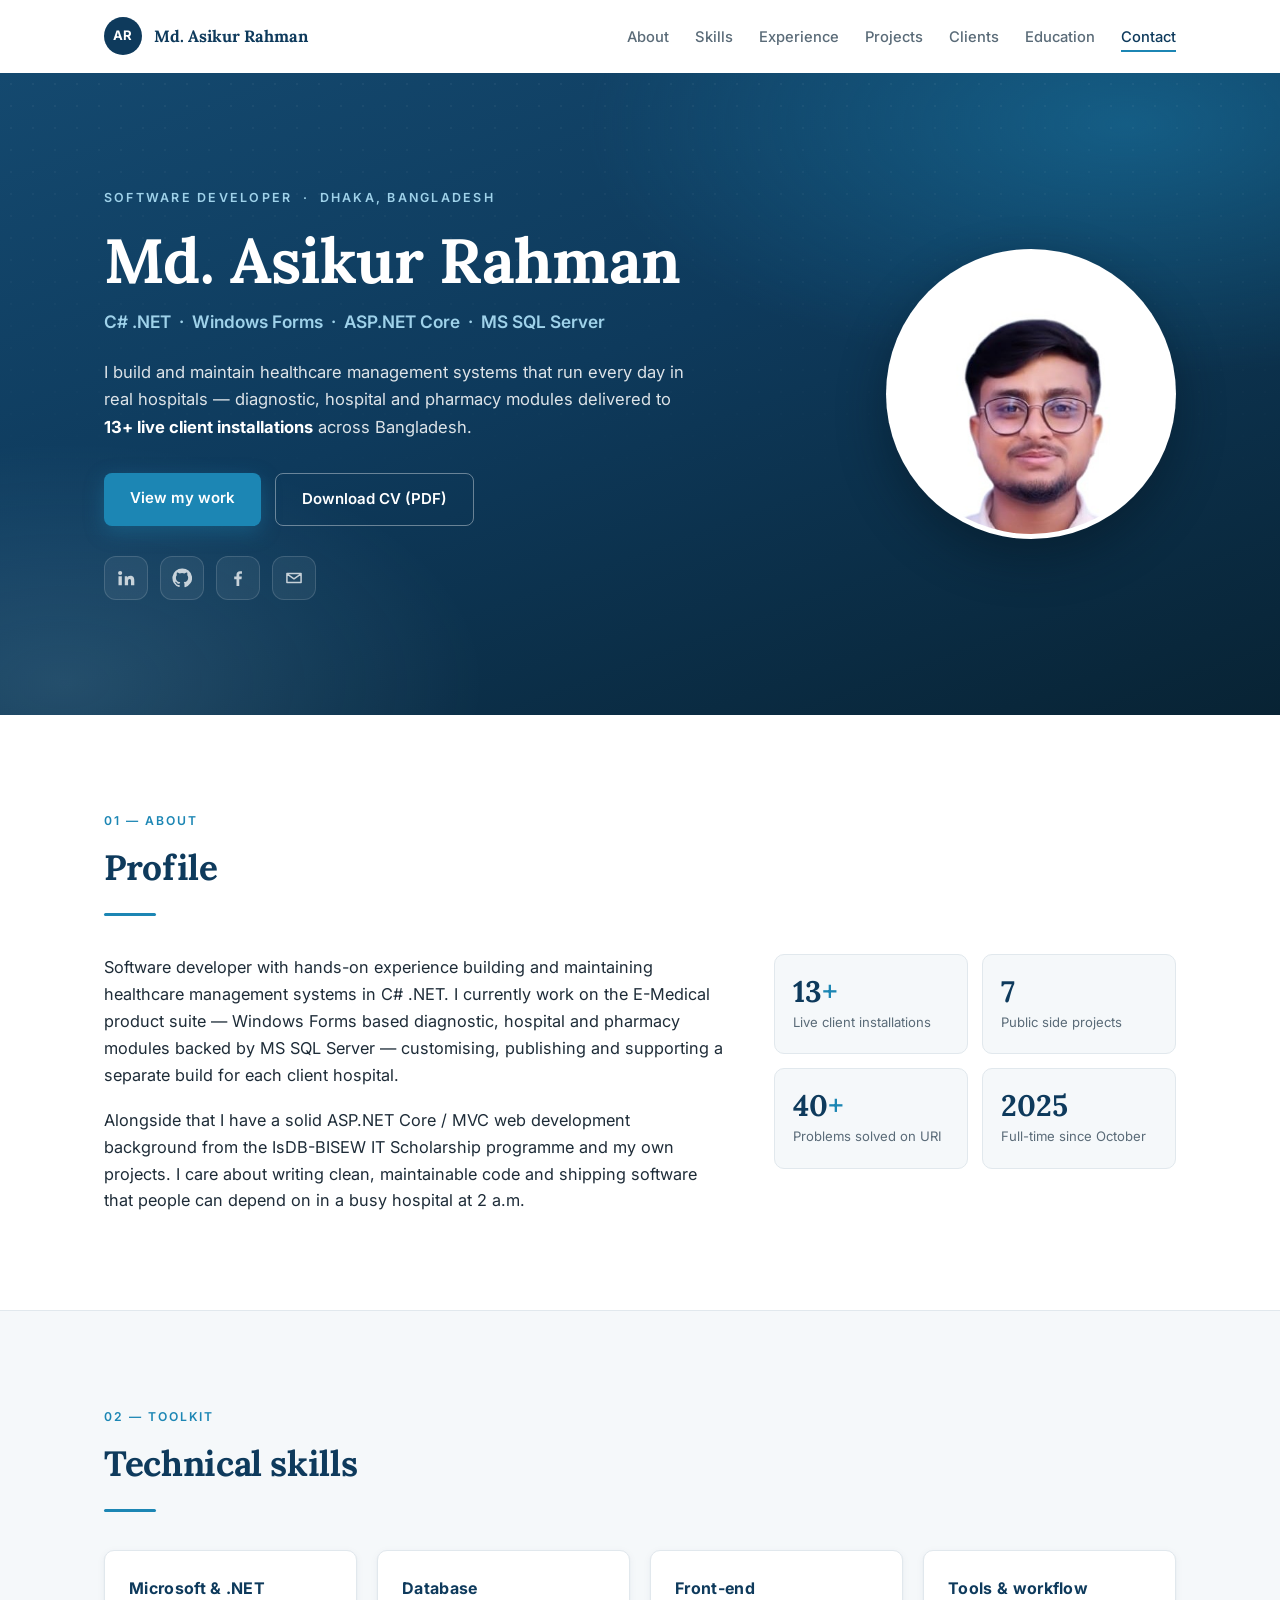
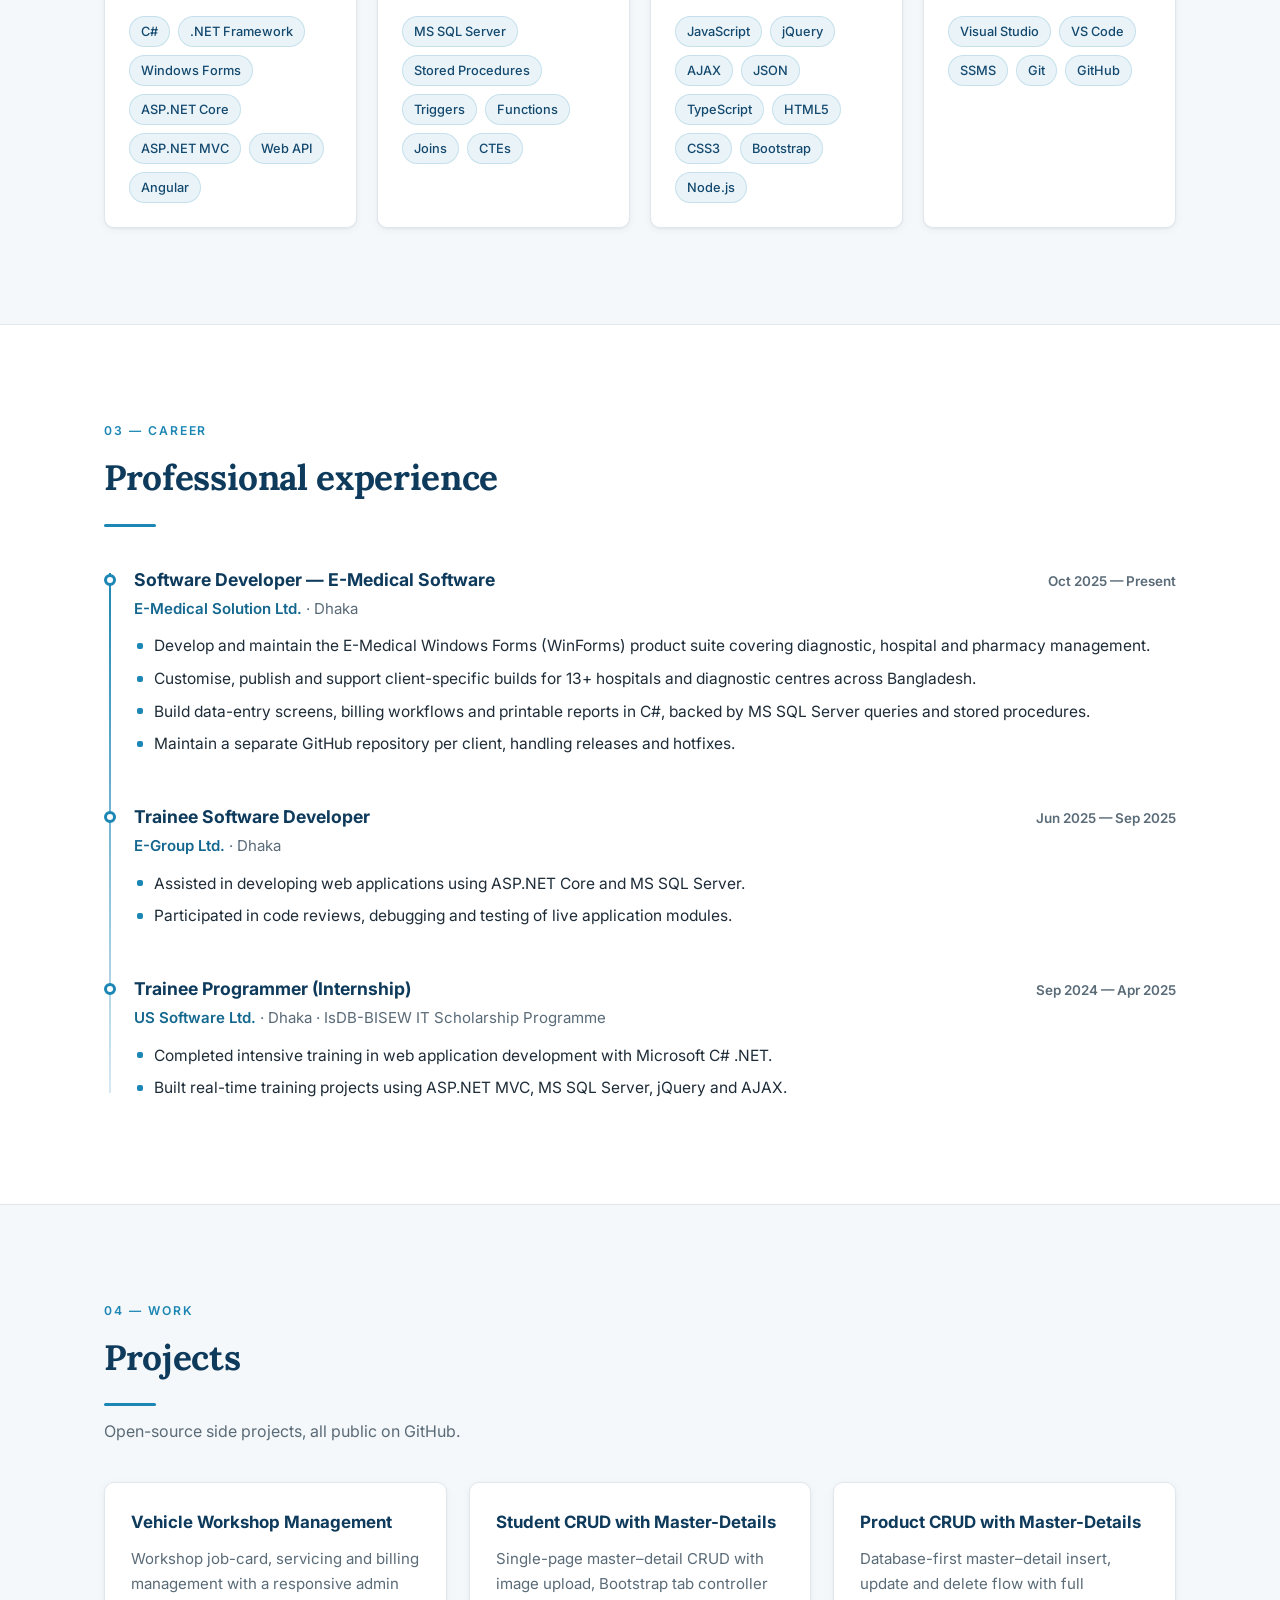
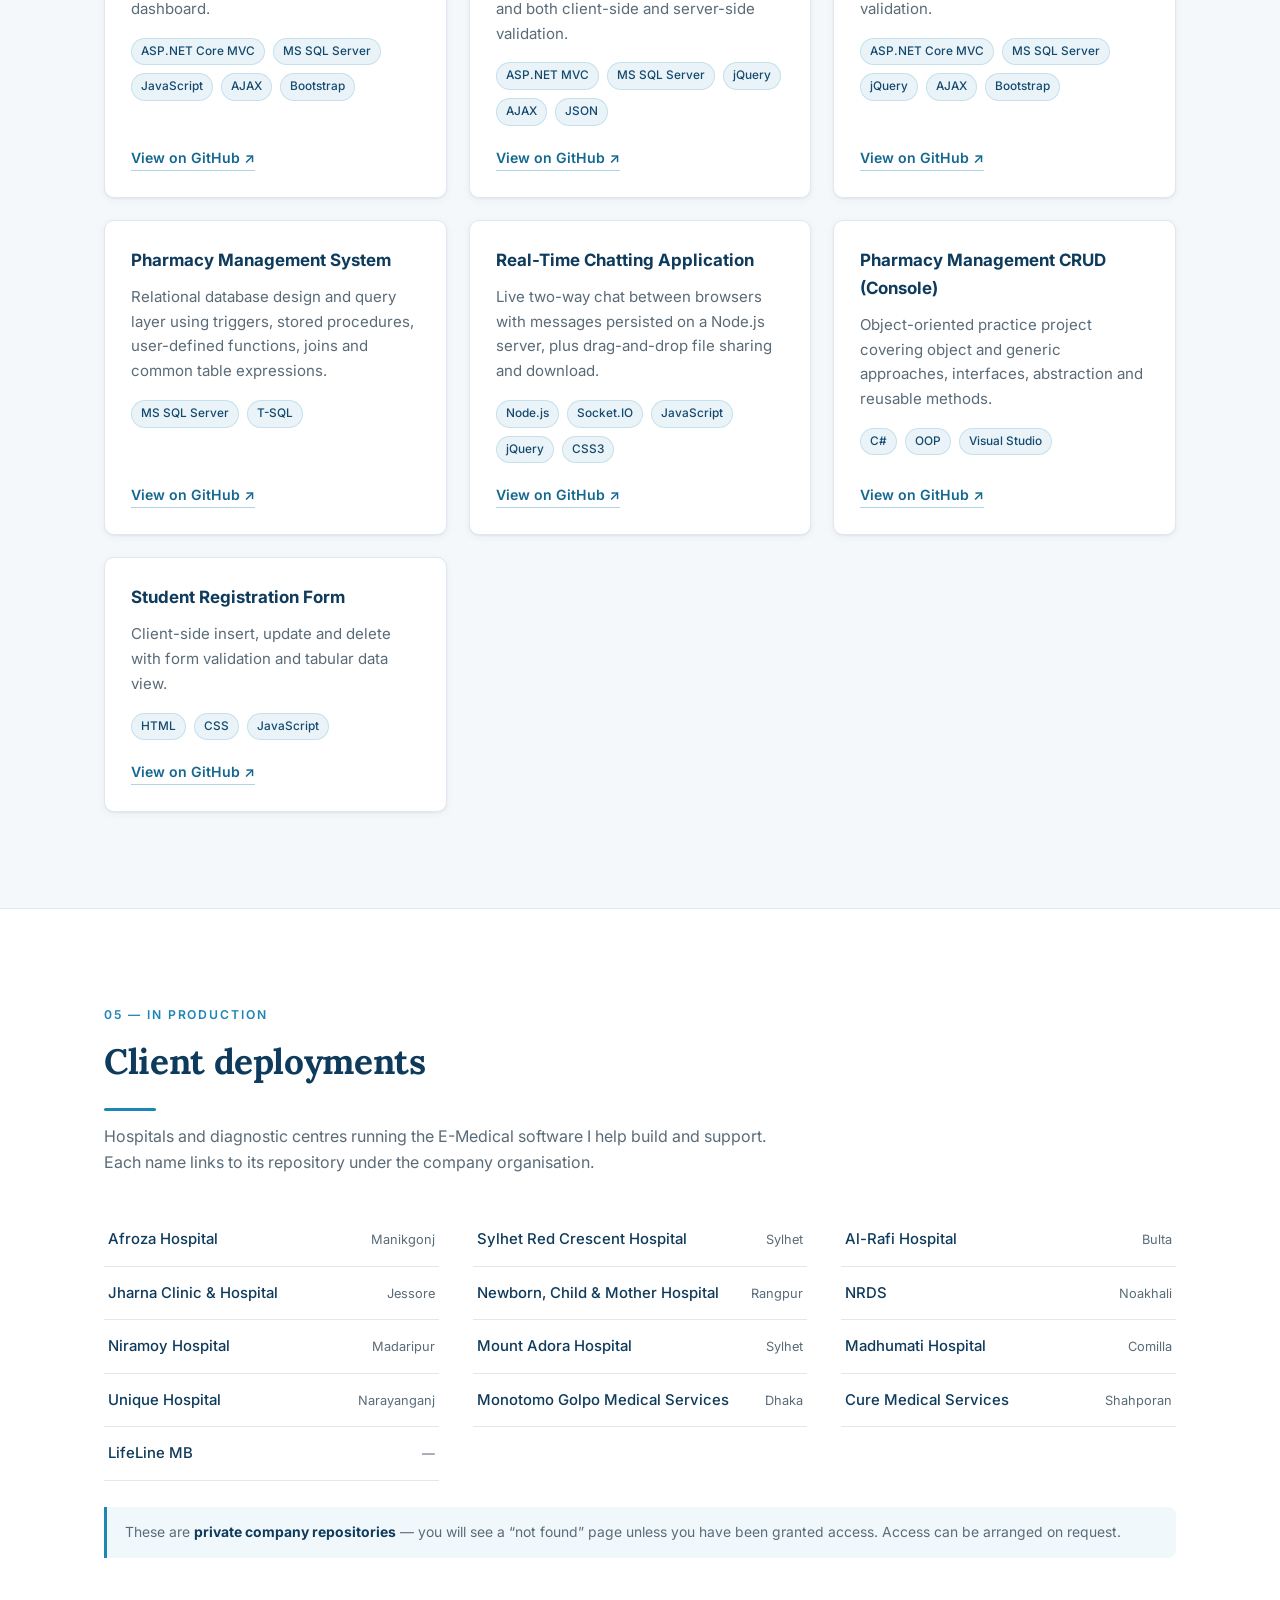
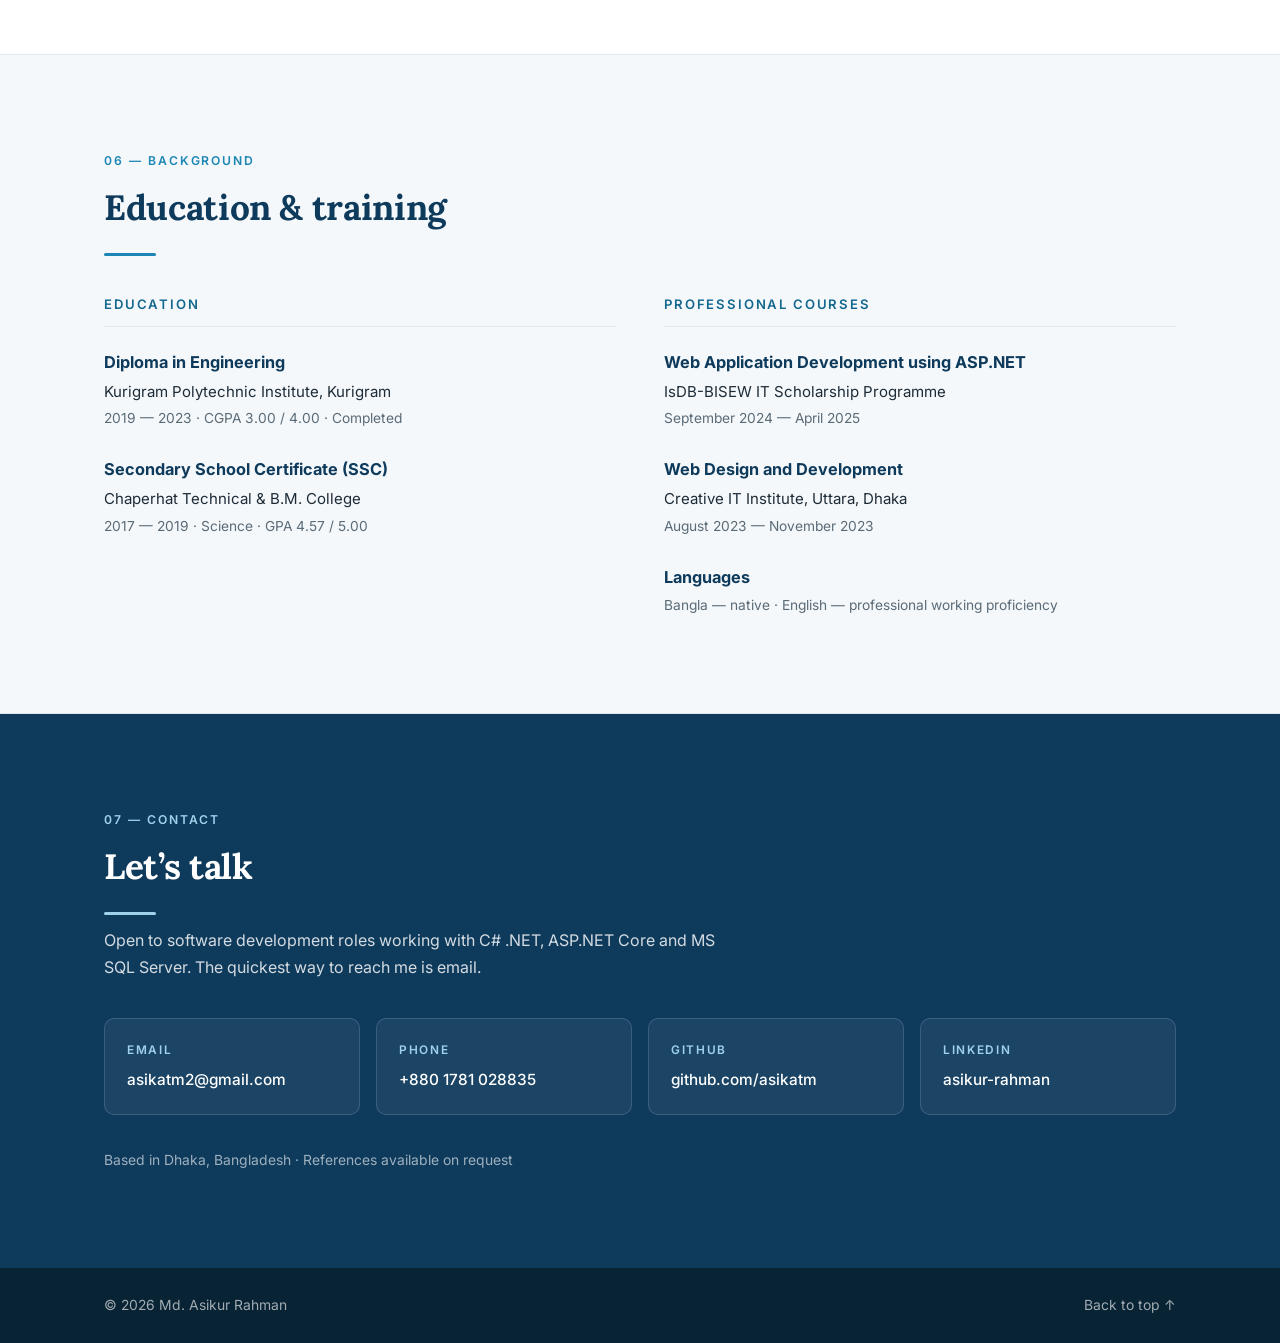
<file: index.html>
<!DOCTYPE html>
<html lang="en">
<head>
<meta charset="utf-8">
<meta name="viewport" content="width=device-width, initial-scale=1">
<title>Md. Asikur Rahman — Software Developer | C# .NET &amp; ASP.NET Core</title>
<meta name="description" content="Software developer specialising in C# .NET, Windows Forms and ASP.NET Core. Building and maintaining hospital, diagnostic and pharmacy management systems for 13+ live client installations in Bangladesh.">
<meta name="author" content="Md. Asikur Rahman">

<meta property="og:type" content="website">
<meta property="og:title" content="Md. Asikur Rahman — Software Developer">
<meta property="og:description" content="C# .NET · Windows Forms · ASP.NET Core · MS SQL Server. Healthcare management systems delivered across Bangladesh.">
<meta property="og:image" content="assets/img/asikur.jpg">

<link rel="icon" href="assets/img/asikur.jpg">
<link rel="preconnect" href="https://fonts.googleapis.com">
<link rel="preconnect" href="https://fonts.gstatic.com" crossorigin>
<link href="https://fonts.googleapis.com/css2?family=Inter:wght@400;500;600;700&family=Lora:wght@600;700&display=swap" rel="stylesheet">
<link rel="stylesheet" href="assets/css/style.css">
</head>
<body>

<a class="skip-link" href="#main">Skip to content</a>

<!-- ======================= HEADER ======================= -->
<header class="site-header" id="header">
  <div class="wrap header-inner">
    <a class="brand" href="#top">
      <span class="brand-mark">AR</span>
      <span class="brand-text">Md. Asikur Rahman</span>
    </a>

    <button class="nav-toggle" id="navToggle" aria-expanded="false" aria-controls="navMenu" aria-label="Open menu">
      <span></span><span></span><span></span>
    </button>

    <nav class="nav" id="navMenu" aria-label="Main">
      <ul>
        <li><a href="#about">About</a></li>
        <li><a href="#skills">Skills</a></li>
        <li><a href="#experience">Experience</a></li>
        <li><a href="#projects">Projects</a></li>
        <li><a href="#clients">Clients</a></li>
        <li><a href="#education">Education</a></li>
        <li><a href="#contact">Contact</a></li>
      </ul>
    </nav>
  </div>
</header>

<main id="main">

<!-- ======================= HERO ======================= -->
<section class="hero" id="top">
  <div class="hero-bg" aria-hidden="true"></div>
  <div class="wrap hero-inner">

    <div class="hero-text">
      <p class="eyebrow">Software Developer &nbsp;·&nbsp; Dhaka, Bangladesh</p>
      <h1>Md. Asikur&nbsp;Rahman</h1>
      <p class="hero-role">C#&nbsp;.NET &nbsp;·&nbsp; Windows Forms &nbsp;·&nbsp; ASP.NET&nbsp;Core &nbsp;·&nbsp; MS SQL&nbsp;Server</p>
      <p class="hero-lede">
        I build and maintain healthcare management systems that run every day in real
        hospitals — diagnostic, hospital and pharmacy modules delivered to
        <strong>13+ live client installations</strong> across Bangladesh.
      </p>

      <div class="hero-actions">
        <a class="btn btn-primary" href="#projects">View my work</a>
        <a class="btn btn-ghost" href="assets/files/Md_Asikur_Rahman_CV.pdf" target="_blank" rel="noopener">
          Download CV (PDF)
        </a>
      </div>

      <ul class="hero-links">
        <li><a href="https://www.linkedin.com/in/asikur-rahman-895bba298/" target="_blank" rel="noopener" aria-label="LinkedIn" title="LinkedIn">
          <svg viewBox="0 0 24 24" aria-hidden="true"><path fill="currentColor" d="M4.98 3.5a2.5 2.5 0 1 1 0 5 2.5 2.5 0 0 1 0-5zM3 9.75h4v11H3v-11zm6.5 0h3.83v1.5h.05c.53-1 1.84-2.06 3.79-2.06 4.05 0 4.8 2.67 4.8 6.13v5.43h-4v-4.81c0-1.15-.02-2.63-1.6-2.63-1.6 0-1.85 1.25-1.85 2.54v4.9h-4v-11z"/></svg>
        </a></li>
        <li><a href="https://github.com/asikatm" target="_blank" rel="noopener" aria-label="GitHub" title="GitHub">
          <svg viewBox="0 0 24 24" aria-hidden="true"><path fill="currentColor" d="M12 .5a11.5 11.5 0 0 0-3.64 22.41c.58.1.79-.25.79-.56v-2c-3.2.7-3.88-1.37-3.88-1.37-.52-1.33-1.28-1.69-1.28-1.69-1.05-.72.08-.7.08-.7 1.16.08 1.77 1.19 1.77 1.19 1.03 1.77 2.7 1.26 3.36.96.1-.75.4-1.26.73-1.55-2.55-.29-5.24-1.28-5.24-5.69 0-1.26.45-2.29 1.19-3.1-.12-.29-.52-1.46.11-3.05 0 0 .97-.31 3.17 1.18a11 11 0 0 1 5.78 0c2.2-1.49 3.17-1.18 3.17-1.18.63 1.59.23 2.76.11 3.05.74.81 1.19 1.84 1.19 3.1 0 4.42-2.7 5.39-5.26 5.68.41.36.78 1.06.78 2.14v3.17c0 .31.21.67.8.56A11.5 11.5 0 0 0 12 .5z"/></svg>
        </a></li>
        <li><a href="https://www.facebook.com/profile.php?id=61555092910021" target="_blank" rel="noopener" aria-label="Facebook" title="Facebook">
          <svg viewBox="0 0 24 24" aria-hidden="true"><path fill="currentColor" d="M13.5 21.5v-8h2.7l.4-3.2h-3.1V8.3c0-.92.26-1.55 1.58-1.55h1.68V3.9a22 22 0 0 0-2.46-.13c-2.43 0-4.1 1.49-4.1 4.22v2.31H7.45v3.2h2.75v8h3.3z"/></svg>
        </a></li>
        <li><a href="mailto:asikatm2@gmail.com" aria-label="Email asikatm2@gmail.com" title="asikatm2@gmail.com">
          <svg viewBox="0 0 24 24" aria-hidden="true"><path fill="none" stroke="currentColor" stroke-width="1.8" stroke-linecap="round" stroke-linejoin="round" d="M3.5 6.5h17v11h-17z M3.5 7l8.5 6 8.5-6"/></svg>
        </a></li>
      </ul>
    </div>

    <div class="hero-photo">
      <img src="assets/img/asikur.jpg" alt="Portrait of Md. Asikur Rahman" width="320" height="320">
    </div>

  </div>
</section>

<!-- ======================= ABOUT ======================= -->
<section class="section" id="about">
  <div class="wrap">
    <p class="section-kicker">01 — About</p>
    <h2 class="section-title">Profile</h2>

    <div class="about-grid">
      <div class="about-copy reveal">
        <p>
          Software developer with hands-on experience building and maintaining healthcare
          management systems in C#&nbsp;.NET. I currently work on the E-Medical product suite —
          Windows Forms based diagnostic, hospital and pharmacy modules backed by MS SQL Server —
          customising, publishing and supporting a separate build for each client hospital.
        </p>
        <p>
          Alongside that I have a solid ASP.NET&nbsp;Core&nbsp;/&nbsp;MVC web development
          background from the IsDB-BISEW IT Scholarship programme and my own projects. I care
          about writing clean, maintainable code and shipping software that people can depend on
          in a busy hospital at 2&nbsp;a.m.
        </p>
      </div>

      <ul class="stats reveal">
        <li><span class="stat-num">13<span class="plus">+</span></span><span class="stat-label">Live client installations</span></li>
        <li><span class="stat-num">7</span><span class="stat-label">Public side projects</span></li>
        <li><span class="stat-num">40<span class="plus">+</span></span><span class="stat-label">Problems solved on URI</span></li>
        <li><span class="stat-num">2025</span><span class="stat-label">Full-time since October</span></li>
      </ul>
    </div>
  </div>
</section>

<!-- ======================= SKILLS ======================= -->
<section class="section section-alt" id="skills">
  <div class="wrap">
    <p class="section-kicker">02 — Toolkit</p>
    <h2 class="section-title">Technical skills</h2>

    <div class="cards">
      <article class="card reveal">
        <h3>Microsoft &amp; .NET</h3>
        <ul class="tags">
          <li>C#</li><li>.NET Framework</li><li>Windows Forms</li><li>ASP.NET Core</li>
          <li>ASP.NET MVC</li><li>Web API</li><li>Angular</li>
        </ul>
      </article>

      <article class="card reveal">
        <h3>Database</h3>
        <ul class="tags">
          <li>MS SQL Server</li><li>Stored Procedures</li><li>Triggers</li>
          <li>Functions</li><li>Joins</li><li>CTEs</li>
        </ul>
      </article>

      <article class="card reveal">
        <h3>Front-end</h3>
        <ul class="tags">
          <li>JavaScript</li><li>jQuery</li><li>AJAX</li><li>JSON</li><li>TypeScript</li>
          <li>HTML5</li><li>CSS3</li><li>Bootstrap</li><li>Node.js</li>
        </ul>
      </article>

      <article class="card reveal">
        <h3>Tools &amp; workflow</h3>
        <ul class="tags">
          <li>Visual Studio</li><li>VS Code</li><li>SSMS</li><li>Git</li><li>GitHub</li>
        </ul>
      </article>
    </div>
  </div>
</section>

<!-- ======================= EXPERIENCE ======================= -->
<section class="section" id="experience">
  <div class="wrap">
    <p class="section-kicker">03 — Career</p>
    <h2 class="section-title">Professional experience</h2>

    <ol class="timeline">
      <li class="reveal">
        <div class="tl-head">
          <h3>Software Developer — E-Medical Software</h3>
          <span class="tl-date">Oct 2025 — Present</span>
        </div>
        <p class="tl-org">E-Medical Solution Ltd. <span>· Dhaka</span></p>
        <ul class="bullets">
          <li>Develop and maintain the E-Medical Windows Forms (WinForms) product suite covering diagnostic, hospital and pharmacy management.</li>
          <li>Customise, publish and support client-specific builds for 13+ hospitals and diagnostic centres across Bangladesh.</li>
          <li>Build data-entry screens, billing workflows and printable reports in C#, backed by MS SQL Server queries and stored procedures.</li>
          <li>Maintain a separate GitHub repository per client, handling releases and hotfixes.</li>
        </ul>
      </li>

      <li class="reveal">
        <div class="tl-head">
          <h3>Trainee Software Developer</h3>
          <span class="tl-date">Jun 2025 — Sep 2025</span>
        </div>
        <p class="tl-org">E-Group Ltd. <span>· Dhaka</span></p>
        <ul class="bullets">
          <li>Assisted in developing web applications using ASP.NET Core and MS SQL Server.</li>
          <li>Participated in code reviews, debugging and testing of live application modules.</li>
        </ul>
      </li>

      <li class="reveal">
        <div class="tl-head">
          <h3>Trainee Programmer (Internship)</h3>
          <span class="tl-date">Sep 2024 — Apr 2025</span>
        </div>
        <p class="tl-org">US Software Ltd. <span>· Dhaka · IsDB-BISEW IT Scholarship Programme</span></p>
        <ul class="bullets">
          <li>Completed intensive training in web application development with Microsoft C#&nbsp;.NET.</li>
          <li>Built real-time training projects using ASP.NET MVC, MS SQL Server, jQuery and AJAX.</li>
        </ul>
      </li>
    </ol>
  </div>
</section>

<!-- ======================= PROJECTS ======================= -->
<section class="section section-alt" id="projects">
  <div class="wrap">
    <p class="section-kicker">04 — Work</p>
    <h2 class="section-title">Projects</h2>
    <p class="section-intro">Open-source side projects, all public on GitHub.</p>

    <div class="projects">

      <article class="project reveal">
        <h3>Vehicle Workshop Management</h3>
        <p>Workshop job-card, servicing and billing management with a responsive admin dashboard.</p>
        <ul class="tags tags-sm">
          <li>ASP.NET Core MVC</li><li>MS SQL Server</li><li>JavaScript</li><li>AJAX</li><li>Bootstrap</li>
        </ul>
        <a class="link-out" href="https://github.com/asikatm/Vehicle-Workshop" target="_blank" rel="noopener">View on GitHub</a>
      </article>

      <article class="project reveal">
        <h3>Student CRUD with Master-Details</h3>
        <p>Single-page master–detail CRUD with image upload, Bootstrap tab controller and both client-side and server-side validation.</p>
        <ul class="tags tags-sm">
          <li>ASP.NET MVC</li><li>MS SQL Server</li><li>jQuery</li><li>AJAX</li><li>JSON</li>
        </ul>
        <a class="link-out" href="https://github.com/asikatm/Student-Management-With-MVC-Crud-Operation-Single-Page" target="_blank" rel="noopener">View on GitHub</a>
      </article>

      <article class="project reveal">
        <h3>Product CRUD with Master-Details</h3>
        <p>Database-first master–detail insert, update and delete flow with full validation.</p>
        <ul class="tags tags-sm">
          <li>ASP.NET Core MVC</li><li>MS SQL Server</li><li>jQuery</li><li>AJAX</li><li>Bootstrap</li>
        </ul>
        <a class="link-out" href="https://github.com/asikatm/DB-First-Master-Details-With-MVC" target="_blank" rel="noopener">View on GitHub</a>
      </article>

      <article class="project reveal">
        <h3>Pharmacy Management System</h3>
        <p>Relational database design and query layer using triggers, stored procedures, user-defined functions, joins and common table expressions.</p>
        <ul class="tags tags-sm">
          <li>MS SQL Server</li><li>T-SQL</li>
        </ul>
        <a class="link-out" href="https://github.com/asikatm/Pharmacy-Management-system-MS-SQL-" target="_blank" rel="noopener">View on GitHub</a>
      </article>

      <article class="project reveal">
        <h3>Real-Time Chatting Application</h3>
        <p>Live two-way chat between browsers with messages persisted on a Node.js server, plus drag-and-drop file sharing and download.</p>
        <ul class="tags tags-sm">
          <li>Node.js</li><li>Socket.IO</li><li>JavaScript</li><li>jQuery</li><li>CSS3</li>
        </ul>
        <a class="link-out" href="https://github.com/asikatm/Chatting-Application-Web-Based-Application-" target="_blank" rel="noopener">View on GitHub</a>
      </article>

      <article class="project reveal">
        <h3>Pharmacy Management CRUD (Console)</h3>
        <p>Object-oriented practice project covering object and generic approaches, interfaces, abstraction and reusable methods.</p>
        <ul class="tags tags-sm">
          <li>C#</li><li>OOP</li><li>Visual Studio</li>
        </ul>
        <a class="link-out" href="https://github.com/asikatm/Pharmacy-Management-With-C-" target="_blank" rel="noopener">View on GitHub</a>
      </article>

      <article class="project reveal">
        <h3>Student Registration Form</h3>
        <p>Client-side insert, update and delete with form validation and tabular data view.</p>
        <ul class="tags tags-sm">
          <li>HTML</li><li>CSS</li><li>JavaScript</li>
        </ul>
        <a class="link-out" href="https://github.com/asikatm/Student-Registration-Validation-Html-CSS-JavaScrip" target="_blank" rel="noopener">View on GitHub</a>
      </article>

    </div>
  </div>
</section>

<!-- ======================= CLIENTS ======================= -->
<section class="section" id="clients">
  <div class="wrap">
    <p class="section-kicker">05 — In production</p>
    <h2 class="section-title">Client deployments</h2>
    <p class="section-intro">
      Hospitals and diagnostic centres running the E-Medical software I help build and support.
      Each name links to its repository under the company organisation.
    </p>

    <ul class="clients reveal">
      <li><a href="https://github.com/E-Medical-Solution-Ltd/AfrozaHospital_Manikgonj" target="_blank" rel="noopener">Afroza Hospital</a><span>Manikgonj</span></li>
      <li><a href="https://github.com/E-Medical-Solution-Ltd/SylhetRedCrescentHospital" target="_blank" rel="noopener">Sylhet Red Crescent Hospital</a><span>Sylhet</span></li>
      <li><a href="https://github.com/E-Medical-Solution-Ltd/AlRafiHospitalBulta" target="_blank" rel="noopener">Al-Rafi Hospital</a><span>Bulta</span></li>
      <li><a href="https://github.com/E-Medical-Solution-Ltd/JharnaClinicHospital_Jessore" target="_blank" rel="noopener">Jharna Clinic &amp; Hospital</a><span>Jessore</span></li>
      <li><a href="https://github.com/E-Medical-Solution-Ltd/RangpurNewbornChildMother_NEW_Rangpur" target="_blank" rel="noopener">Newborn, Child &amp; Mother Hospital</a><span>Rangpur</span></li>
      <li><a href="https://github.com/E-Medical-Solution-Ltd/NRDS_NoaKhali" target="_blank" rel="noopener">NRDS</a><span>Noakhali</span></li>
      <li><a href="https://github.com/E-Medical-Solution-Ltd/NiramoyHospital_Madaripur" target="_blank" rel="noopener">Niramoy Hospital</a><span>Madaripur</span></li>
      <li><a href="https://github.com/E-Medical-Solution-Ltd/MoutAdoraSylhet" target="_blank" rel="noopener">Mount Adora Hospital</a><span>Sylhet</span></li>
      <li><a href="https://github.com/E-Medical-Solution-Ltd/MadhumatiHospitalComilla" target="_blank" rel="noopener">Madhumati Hospital</a><span>Comilla</span></li>
      <li><a href="https://github.com/E-Medical-Solution-Ltd/UniqueHospital_Madonpur_Narayanganj" target="_blank" rel="noopener">Unique Hospital</a><span>Narayanganj</span></li>
      <li><a href="https://github.com/E-Medical-Solution-Ltd/MonotomoGolpoMedicalServices_Dhaka" target="_blank" rel="noopener">Monotomo Golpo Medical Services</a><span>Dhaka</span></li>
      <li><a href="https://github.com/E-Medical-Solution-Ltd/CureMedicalServices_Shahporan" target="_blank" rel="noopener">Cure Medical Services</a><span>Shahporan</span></li>
      <li><a href="https://github.com/E-Medical-Solution-Ltd/LifeLineMB_New" target="_blank" rel="noopener">LifeLine MB</a><span>&mdash;</span></li>
    </ul>

    <p class="note">
      These are <strong>private company repositories</strong> — you will see a “not found” page
      unless you have been granted access. Access can be arranged on request.
    </p>
  </div>
</section>

<!-- ======================= EDUCATION ======================= -->
<section class="section section-alt" id="education">
  <div class="wrap">
    <p class="section-kicker">06 — Background</p>
    <h2 class="section-title">Education &amp; training</h2>

    <div class="two-col">
      <div class="reveal">
        <h3 class="col-head">Education</h3>

        <div class="entry">
          <h4>Diploma in Engineering</h4>
          <p class="entry-org">Kurigram Polytechnic Institute, Kurigram</p>
          <p class="entry-meta">2019 — 2023 · CGPA 3.00 / 4.00 · Completed</p>
        </div>

        <div class="entry">
          <h4>Secondary School Certificate (SSC)</h4>
          <p class="entry-org">Chaperhat Technical &amp; B.M. College</p>
          <p class="entry-meta">2017 — 2019 · Science · GPA 4.57 / 5.00</p>
        </div>
      </div>

      <div class="reveal">
        <h3 class="col-head">Professional courses</h3>

        <div class="entry">
          <h4>Web Application Development using ASP.NET</h4>
          <p class="entry-org">IsDB-BISEW IT Scholarship Programme</p>
          <p class="entry-meta">September 2024 — April 2025</p>
        </div>

        <div class="entry">
          <h4>Web Design and Development</h4>
          <p class="entry-org">Creative IT Institute, Uttara, Dhaka</p>
          <p class="entry-meta">August 2023 — November 2023</p>
        </div>

        <div class="entry">
          <h4>Languages</h4>
          <p class="entry-meta">Bangla — native · English — professional working proficiency</p>
        </div>
      </div>
    </div>
  </div>
</section>

<!-- ======================= CONTACT ======================= -->
<section class="section contact" id="contact">
  <div class="wrap">
    <p class="section-kicker section-kicker-light">07 — Contact</p>
    <h2 class="section-title section-title-light">Let’s talk</h2>
    <p class="contact-lede">
      Open to software development roles working with C#&nbsp;.NET, ASP.NET&nbsp;Core and MS SQL Server.
      The quickest way to reach me is email.
    </p>

    <div class="contact-grid">
      <a class="contact-card" href="mailto:asikatm2@gmail.com">
        <span class="cc-label">Email</span>
        <span class="cc-value">asikatm2@gmail.com</span>
      </a>
      <a class="contact-card" href="tel:+8801781028835">
        <span class="cc-label">Phone</span>
        <span class="cc-value">+880 1781 028835</span>
      </a>
      <a class="contact-card" href="https://github.com/asikatm" target="_blank" rel="noopener">
        <span class="cc-label">GitHub</span>
        <span class="cc-value">github.com/asikatm</span>
      </a>
      <a class="contact-card" href="https://www.linkedin.com/in/asikur-rahman-895bba298/" target="_blank" rel="noopener">
        <span class="cc-label">LinkedIn</span>
        <span class="cc-value">asikur-rahman</span>
      </a>
    </div>

    <p class="contact-foot">Based in Dhaka, Bangladesh · References available on request</p>
  </div>
</section>

</main>

<footer class="site-footer">
  <div class="wrap footer-inner">
    <p>&copy; <span id="year">2026</span> Md. Asikur Rahman</p>
    <a href="#top" class="to-top">Back to top &uarr;</a>
  </div>
</footer>

<script src="assets/js/main.js"></script>
</body>
</html>
</file>
<file: assets/css/style.css>
/* ==========================================================================
   Md. Asikur Rahman — portfolio
   Palette and type match the printed CV: navy + teal, Lora headings, Inter body.
   ========================================================================== */

:root {
  --navy-900: #082334;
  --navy-800: #0E3A5C;
  --navy-700: #14496F;
  --accent:   #1C86B4;
  --accent-d: #14688f;
  --accent-l: #9FD2EA;
  --ink:      #1E2C38;
  --muted:    #5A6B78;
  --line:     #E1E8ED;
  --bg:       #ffffff;
  --bg-alt:   #F5F8FA;

  --wrap: 1120px;
  --radius: 10px;
  --shadow-sm: 0 1px 2px rgba(14, 58, 92, .06), 0 2px 8px rgba(14, 58, 92, .05);
  --shadow-md: 0 4px 12px rgba(14, 58, 92, .08), 0 12px 32px rgba(14, 58, 92, .08);

  --ff-head: "Lora", Georgia, serif;
  --ff-body: "Inter", "Segoe UI", system-ui, -apple-system, sans-serif;
}

*, *::before, *::after { box-sizing: border-box; }

html { scroll-behavior: smooth; scroll-padding-top: 88px; }

body {
  margin: 0;
  font-family: var(--ff-body);
  font-size: 16px;
  line-height: 1.65;
  color: var(--ink);
  background: var(--bg);
  -webkit-font-smoothing: antialiased;
}

img { max-width: 100%; display: block; }
a { color: var(--accent-d); }

.wrap { width: 100%; max-width: var(--wrap); margin-inline: auto; padding-inline: 24px; }

.skip-link {
  position: absolute; left: -9999px; top: 0; z-index: 100;
  background: var(--navy-800); color: #fff; padding: 10px 18px;
}
.skip-link:focus { left: 8px; top: 8px; }

:focus-visible { outline: 3px solid var(--accent); outline-offset: 2px; border-radius: 4px; }

/* ======================= HEADER ======================= */
.site-header {
  position: sticky; top: 0; z-index: 50;
  background: rgba(255, 255, 255, .88);
  backdrop-filter: saturate(150%) blur(10px);
  border-bottom: 1px solid transparent;
  transition: border-color .25s ease, box-shadow .25s ease;
}
.site-header.is-stuck { border-bottom-color: var(--line); box-shadow: var(--shadow-sm); }

.header-inner { display: flex; align-items: center; justify-content: space-between; min-height: 72px; gap: 20px; }

.brand { display: inline-flex; align-items: center; gap: 12px; text-decoration: none; color: var(--navy-800); }
.brand-mark {
  display: grid; place-items: center;
  width: 38px; height: 38px; flex: 0 0 38px;
  border-radius: 50%;
  background: var(--navy-800); color: #fff;
  font-weight: 700; font-size: .82rem; letter-spacing: .06em;
}
.brand-text { font-family: var(--ff-head); font-weight: 700; font-size: 1.02rem; white-space: nowrap; }

.nav ul { display: flex; gap: 26px; list-style: none; margin: 0; padding: 0; }
.nav a {
  position: relative;
  text-decoration: none; color: var(--muted);
  font-size: .92rem; font-weight: 500; padding: 6px 0;
  transition: color .2s ease;
}
.nav a::after {
  content: ""; position: absolute; left: 0; right: 0; bottom: 0;
  height: 2px; background: var(--accent);
  transform: scaleX(0); transform-origin: left; transition: transform .25s ease;
}
.nav a:hover, .nav a.is-active { color: var(--navy-800); }
.nav a:hover::after, .nav a.is-active::after { transform: scaleX(1); }

.nav-toggle {
  display: none;
  width: 44px; height: 44px; padding: 10px;
  background: none; border: 1px solid var(--line); border-radius: 8px; cursor: pointer;
}
.nav-toggle span { display: block; height: 2px; background: var(--navy-800); border-radius: 2px; transition: transform .25s ease, opacity .2s ease; }
.nav-toggle span + span { margin-top: 5px; }
.nav-toggle[aria-expanded="true"] span:nth-child(1) { transform: translateY(7px) rotate(45deg); }
.nav-toggle[aria-expanded="true"] span:nth-child(2) { opacity: 0; }
.nav-toggle[aria-expanded="true"] span:nth-child(3) { transform: translateY(-7px) rotate(-45deg); }

/* ======================= HERO ======================= */
.hero { position: relative; overflow: hidden; background: var(--navy-800); color: #fff; }
.hero-bg {
  position: absolute; inset: 0;
  background:
    radial-gradient(900px 420px at 88% 8%, rgba(28, 134, 180, .45), transparent 60%),
    radial-gradient(700px 400px at 5% 95%, rgba(159, 210, 234, .16), transparent 60%),
    linear-gradient(160deg, var(--navy-700) 0%, var(--navy-800) 45%, var(--navy-900) 100%);
}
.hero-bg::after {
  content: ""; position: absolute; inset: 0; opacity: .5;
  background-image: radial-gradient(rgba(255, 255, 255, .10) 1px, transparent 1px);
  background-size: 22px 22px;
  mask-image: linear-gradient(to bottom, rgba(0,0,0,.9), transparent 70%);
}

.hero-inner {
  position: relative;
  display: grid; grid-template-columns: minmax(0, 1fr) auto;
  align-items: center; gap: 56px;
  padding-block: clamp(64px, 9vw, 116px);
}

.eyebrow {
  margin: 0 0 18px;
  font-size: .78rem; font-weight: 600; letter-spacing: .18em; text-transform: uppercase;
  color: var(--accent-l);
}
.hero h1 {
  font-family: var(--ff-head);
  font-size: clamp(2.3rem, 5.6vw, 3.9rem);
  line-height: 1.08; margin: 0 0 14px; letter-spacing: -.01em;
}
.hero-role {
  margin: 0 0 22px;
  font-size: clamp(.95rem, 1.7vw, 1.08rem); font-weight: 600;
  color: var(--accent-l);
}
.hero-lede {
  margin: 0 0 32px; max-width: 58ch;
  font-size: 1.04rem; color: rgba(255, 255, 255, .86);
}
.hero-lede strong { color: #fff; }

.hero-actions { display: flex; flex-wrap: wrap; gap: 14px; margin-bottom: 30px; }

.btn {
  position: relative; isolation: isolate; overflow: hidden;
  display: inline-block; text-decoration: none;
  padding: 13px 26px; border-radius: 8px;
  font-size: .94rem; font-weight: 600;
  transition: transform .22s cubic-bezier(.22, 1, .36, 1), background-color .2s ease, border-color .2s ease, box-shadow .22s ease;
}
.btn::after {
  content: ""; position: absolute; z-index: -1; inset: 0 auto 0 -75%; width: 52%;
  background: linear-gradient(105deg, transparent 15%, rgba(255, 255, 255, .34) 50%, transparent 85%);
  transform: skewX(-18deg); transition: left .55s ease;
}
.btn:hover { transform: translateY(-3px); }
.btn:hover::after { left: 125%; }
.btn:active { transform: translateY(-1px) scale(.98); }
.btn-primary { background: var(--accent); color: #fff; box-shadow: 0 6px 20px rgba(28, 134, 180, .35); }
.btn-primary:hover { background: #2197c7; box-shadow: 0 10px 28px rgba(28, 134, 180, .5); }
.btn-ghost { color: #fff; border: 1.5px solid rgba(255, 255, 255, .38); }
.btn-ghost:hover { border-color: #fff; background: rgba(255, 255, 255, .1); box-shadow: 0 8px 24px rgba(0, 0, 0, .16); }

@media (prefers-reduced-motion: reduce) {
  .btn, .btn::after { transition: none; }
  .btn:hover { transform: none; }
  .btn:hover::after { left: -75%; }
}

.hero-links { display: flex; flex-wrap: wrap; gap: 12px; list-style: none; margin: 0; padding: 0; }
.hero-links a {
  display: inline-flex; align-items: center; justify-content: center;
  width: 44px; height: 44px; border-radius: 12px;
  color: rgba(255, 255, 255, .75); text-decoration: none;
  background: rgba(255, 255, 255, .06); border: 1px solid rgba(255, 255, 255, .14);
  transition: color .2s, background .2s, border-color .2s, transform .2s;
}
.hero-links a:hover, .hero-links a:focus-visible {
  color: #fff; background: rgba(255, 255, 255, .12); border-color: var(--accent-l); transform: translateY(-2px);
}
.hero-links svg { width: 20px; height: 20px; }

.hero-photo { position: relative; }
.hero-photo img {
  width: clamp(190px, 26vw, 290px); aspect-ratio: 1; height: auto;
  border-radius: 50%; object-fit: cover; object-position: center 12%;
  border: 5px solid rgba(255, 255, 255, .16);
  box-shadow: 0 18px 48px rgba(4, 20, 32, .45);
  background: #fff;
}

/* ======================= SECTION SHELL ======================= */
.section { padding-block: clamp(62px, 8vw, 96px); }
.section-alt { background: var(--bg-alt); border-block: 1px solid var(--line); }

.section-kicker {
  margin: 0 0 8px;
  font-size: .76rem; font-weight: 600; letter-spacing: .16em; text-transform: uppercase;
  color: var(--accent);
}
.section-title {
  font-family: var(--ff-head);
  font-size: clamp(1.6rem, 3.4vw, 2.2rem);
  margin: 0 0 12px; color: var(--navy-800); letter-spacing: -.01em;
}
.section-title::after {
  content: ""; display: block; width: 52px; height: 3px;
  background: var(--accent); border-radius: 2px; margin-top: 16px;
}
.section-intro { margin: 0 0 38px; max-width: 70ch; color: var(--muted); }
.section-title + .cards,
.section-title + .about-grid,
.section-title + .timeline,
.section-title + .two-col { margin-top: 38px; }

/* ======================= ABOUT ======================= */
.about-grid { display: grid; grid-template-columns: 1.55fr 1fr; gap: 48px; align-items: start; }
.about-copy p { margin: 0 0 18px; font-size: 1.02rem; }
.about-copy p:last-child { margin-bottom: 0; }

.stats { list-style: none; margin: 0; padding: 0; display: grid; grid-template-columns: 1fr 1fr; gap: 14px; }
.stats li {
  background: var(--bg-alt); border: 1px solid var(--line); border-radius: var(--radius);
  padding: 20px 18px;
}
.section-alt .stats li { background: #fff; }
.stat-num {
  display: block;
  font-family: var(--ff-head); font-weight: 700;
  font-size: 1.85rem; line-height: 1.1; color: var(--navy-800);
}
.stat-num .plus { color: var(--accent); }
.stat-label { display: block; margin-top: 4px; font-size: .82rem; color: var(--muted); }

/* ======================= CARDS / TAGS ======================= */
.cards { display: grid; grid-template-columns: repeat(auto-fit, minmax(240px, 1fr)); gap: 20px; }
.card {
  background: #fff; border: 1px solid var(--line); border-radius: var(--radius);
  padding: 24px; box-shadow: var(--shadow-sm);
  transition: transform .22s ease, box-shadow .22s ease;
}
.card:hover { transform: translateY(-3px); box-shadow: var(--shadow-md); }
.card h3 {
  margin: 0 0 14px; font-size: 1rem; color: var(--navy-800);
  letter-spacing: .02em;
}

.tags { display: flex; flex-wrap: wrap; gap: 8px; list-style: none; margin: 0; padding: 0; }
.tags li {
  font-size: .8rem; font-weight: 500; color: var(--navy-700);
  background: rgba(28, 134, 180, .09);
  border: 1px solid rgba(28, 134, 180, .18);
  border-radius: 999px; padding: 4px 11px;
}
.tags-sm li { font-size: .74rem; padding: 3px 9px; }

/* ======================= TIMELINE ======================= */
.timeline { list-style: none; margin: 0; padding: 0 0 0 30px; position: relative; counter-reset: tl; }
.timeline::before {
  content: ""; position: absolute; left: 5px; top: 8px; bottom: 8px;
  width: 2px; background: linear-gradient(var(--accent), rgba(28, 134, 180, .18));
}
.timeline > li { position: relative; padding-bottom: 38px; }
.timeline > li:last-child { padding-bottom: 0; }
.timeline > li::before {
  content: ""; position: absolute; left: -30px; top: 9px;
  width: 12px; height: 12px; border-radius: 50%;
  background: #fff; border: 3px solid var(--accent);
}

.tl-head { display: flex; flex-wrap: wrap; align-items: baseline; justify-content: space-between; gap: 6px 20px; }
.tl-head h3 { margin: 0; font-size: 1.1rem; color: var(--navy-800); }
.tl-date { font-size: .84rem; font-weight: 600; color: var(--muted); white-space: nowrap; }
.tl-org { margin: 3px 0 12px; font-size: .94rem; font-weight: 600; color: var(--accent-d); }
.tl-org span { font-weight: 400; color: var(--muted); }

.bullets { list-style: none; margin: 0; padding: 0; }
.bullets li { position: relative; padding-left: 20px; margin-bottom: 7px; font-size: .97rem; }
.bullets li::before {
  content: ""; position: absolute; left: 3px; top: .62em;
  width: 6px; height: 6px; border-radius: 2px; background: var(--accent);
}

/* ======================= PROJECTS ======================= */
.projects { display: grid; grid-template-columns: repeat(auto-fit, minmax(300px, 1fr)); gap: 22px; }
.project {
  display: flex; flex-direction: column;
  background: #fff; border: 1px solid var(--line); border-radius: var(--radius);
  padding: 26px; box-shadow: var(--shadow-sm);
  transition: transform .22s ease, box-shadow .22s ease, border-color .22s ease;
}
.project:hover { transform: translateY(-4px); box-shadow: var(--shadow-md); border-color: rgba(28, 134, 180, .35); }
.project h3 { margin: 0 0 10px; font-size: 1.06rem; color: var(--navy-800); }
.project p { margin: 0 0 16px; font-size: .94rem; color: var(--muted); }
.project .tags { margin-bottom: 20px; }
.project .link-out { margin-top: auto; }

.link-out {
  align-self: flex-start;
  font-size: .88rem; font-weight: 600; text-decoration: none; color: var(--accent-d);
  border-bottom: 1px solid rgba(28, 134, 180, .35);
  padding-bottom: 1px;
}
.link-out::after { content: " \2197"; }
.link-out:hover { border-bottom-color: var(--accent-d); }

/* ======================= CLIENTS ======================= */
.clients {
  list-style: none; margin: 0 0 26px; padding: 0;
  display: grid; grid-template-columns: repeat(auto-fit, minmax(280px, 1fr));
  column-gap: 34px;
}
.clients li {
  padding: 14px 4px;
  border-bottom: 1px solid var(--line);
  display: flex; flex-wrap: wrap; align-items: baseline; justify-content: space-between; gap: 4px 12px;
  transition: border-color .18s ease;
}
.clients li:hover { border-bottom-color: var(--accent); }
.clients a { font-size: .93rem; font-weight: 500; text-decoration: none; color: var(--navy-800); }
.clients a:hover { color: var(--accent-d); text-decoration: underline; }
.clients span { font-size: .8rem; color: var(--muted); }

.note {
  margin: 0; padding: 14px 18px;
  font-size: .87rem; color: var(--muted);
  background: rgba(28, 134, 180, .06);
  border-left: 3px solid var(--accent);
  border-radius: 0 8px 8px 0;
}
.note strong { color: var(--navy-800); }

/* ======================= EDUCATION ======================= */
.two-col { display: grid; grid-template-columns: 1fr 1fr; gap: 48px; }
.col-head {
  margin: 0 0 22px; padding-bottom: 10px;
  font-size: .82rem; font-weight: 600; letter-spacing: .14em; text-transform: uppercase;
  color: var(--accent-d); border-bottom: 1px solid var(--line);
}
.entry { margin-bottom: 26px; }
.entry:last-child { margin-bottom: 0; }
.entry h4 { margin: 0 0 4px; font-size: 1.02rem; color: var(--navy-800); }
.entry-org { margin: 0; font-size: .94rem; color: var(--ink); }
.entry-meta { margin: 3px 0 0; font-size: .86rem; color: var(--muted); }

/* ======================= CONTACT ======================= */
.contact { background: var(--navy-800); color: #fff; }
.section-kicker-light { color: var(--accent-l); }
.section-title-light { color: #fff; }
.section-title-light::after { background: var(--accent-l); }
.contact-lede { margin: 0 0 38px; max-width: 62ch; color: rgba(255, 255, 255, .82); }

.contact-grid { display: grid; grid-template-columns: repeat(auto-fit, minmax(230px, 1fr)); gap: 16px; margin-bottom: 34px; }
.contact-card {
  display: block; text-decoration: none; color: #fff;
  padding: 22px; border-radius: var(--radius);
  background: rgba(255, 255, 255, .06);
  border: 1px solid rgba(255, 255, 255, .14);
  transition: transform .2s ease, background-color .2s ease, border-color .2s ease;
}
.contact-card:hover { transform: translateY(-3px); background: rgba(255, 255, 255, .11); border-color: var(--accent-l); }
.cc-label { display: block; font-size: .74rem; font-weight: 600; letter-spacing: .14em; text-transform: uppercase; color: var(--accent-l); margin-bottom: 6px; }
.cc-value { display: block; font-size: .96rem; font-weight: 500; word-break: break-word; }

.contact-foot { margin: 0; font-size: .87rem; color: rgba(255, 255, 255, .6); }

/* ======================= FOOTER ======================= */
.site-footer { background: var(--navy-900); color: rgba(255, 255, 255, .62); padding-block: 26px; font-size: .87rem; }
.footer-inner { display: flex; flex-wrap: wrap; align-items: center; justify-content: space-between; gap: 12px; }
.footer-inner p { margin: 0; }
.to-top { color: rgba(255, 255, 255, .62); text-decoration: none; }
.to-top:hover { color: #fff; }

/* ======================= REVEAL ON SCROLL ======================= */
.reveal { opacity: 0; transform: translateY(18px); transition: opacity .6s ease, transform .6s ease; }
.reveal.is-visible { opacity: 1; transform: none; }

/* ======================= RESPONSIVE ======================= */
@media (max-width: 900px) {
  .hero-inner { grid-template-columns: 1fr; gap: 40px; }
  .hero-photo { order: -1; }
  .about-grid, .two-col { grid-template-columns: 1fr; gap: 34px; }
}

@media (max-width: 780px) {
  .nav-toggle { display: block; }
  .nav {
    position: absolute; inset: 72px 0 auto;
    background: #fff; border-bottom: 1px solid var(--line);
    box-shadow: var(--shadow-md);
    max-height: 0; overflow: hidden; transition: max-height .3s ease;
  }
  .nav.is-open { max-height: 60vh; overflow-y: auto; }
  .nav ul { flex-direction: column; gap: 0; padding: 8px 24px 18px; }
  .nav li { border-bottom: 1px solid var(--line); }
  .nav li:last-child { border-bottom: 0; }
  .nav a { display: block; padding: 14px 0; font-size: .98rem; }
  .nav a::after { display: none; }
}

@media (max-width: 520px) {
  .brand-text { display: none; }
  .stats { grid-template-columns: 1fr; }
  .btn { width: 100%; text-align: center; }
}

@media (prefers-reduced-motion: reduce) {
  html { scroll-behavior: auto; }
  *, *::before, *::after { animation-duration: .001ms !important; transition-duration: .001ms !important; }
  .reveal { opacity: 1; transform: none; }
}

/* ======================= PRINT ======================= */
@media print {
  .site-header, .nav-toggle, .hero-actions, .site-footer, .to-top { display: none !important; }
  .hero, .contact { background: #fff !important; color: #000 !important; }
  .hero-bg { display: none; }
  .reveal { opacity: 1 !important; transform: none !important; }
  a { color: #000; }
}
</file>
